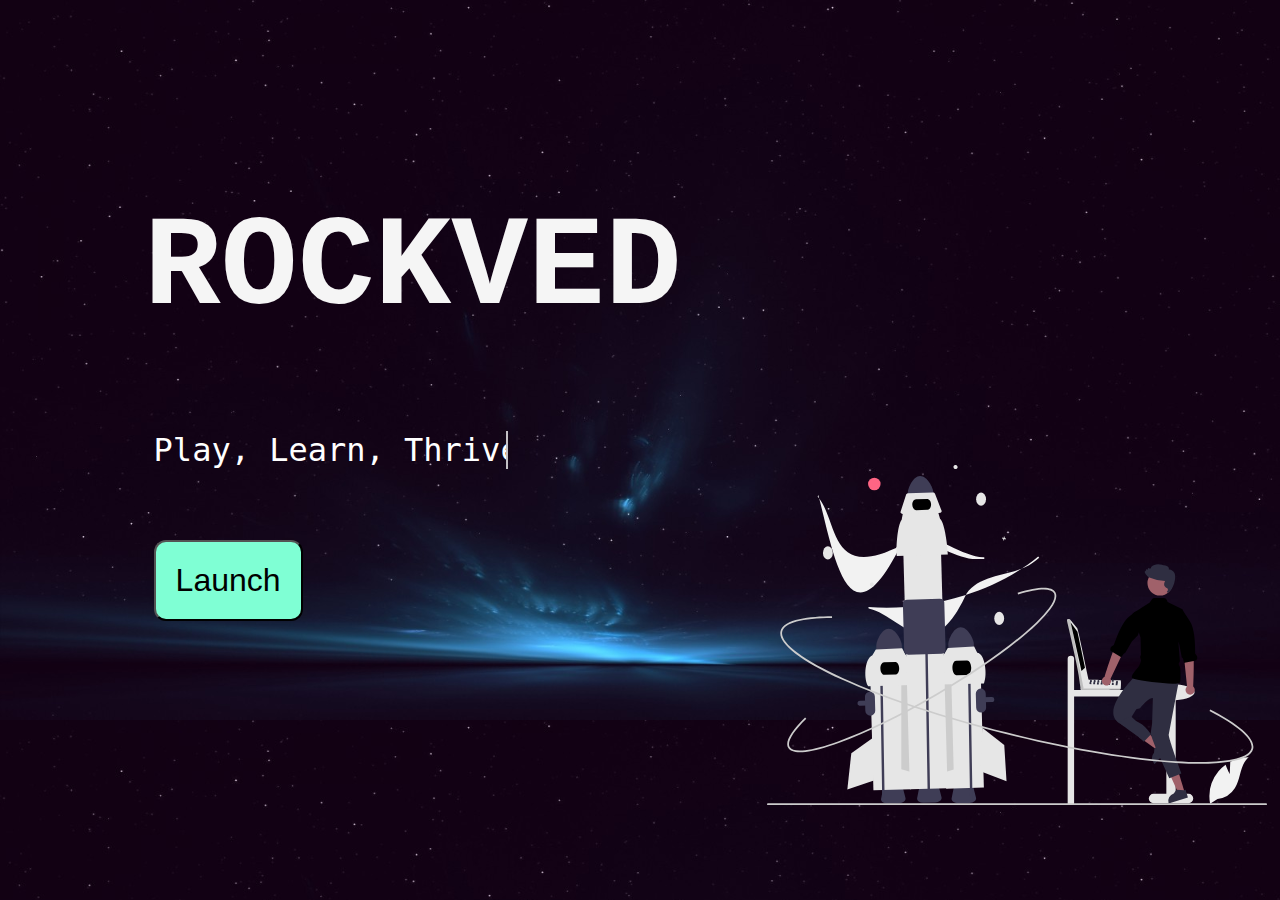
<file: index.html>
<!DOCTYPE html>
<html lang="en">
<head>
    <meta charset="UTF-8">
    <meta name="viewport" content="width=device-width, initial-scale=1.0">
    <title>Rockved</title>
    <link rel="stylesheet" href="css/index.css">
</head>
<body>
    <div class="container">
        <h1 class="rockved">ROCKVED</h1>
        <p class="line-1 anim-typewriter">Play, Learn, Thrive</p>
        <button id="launch" class="launch">Launch</button>
        <img src="./assets/landing/1.svg" class="img1" alt="Rocket1">
    </div>
    <script type="module" src="./js/index.js"></script>
</body>
</html>
</file>
<file: css/index.css>
* {
    margin: 0;
    padding: 0;
    user-select: none;
    -webkit-user-select: none;
}

body {
    background-image: url('../assets/landing/7.jpg');
    background-size: cover;
}

.rockved {
    font-family: 'Courier New', Courier, monospace;
    color: whitesmoke;
    font-size: 8rem;
    position: absolute;
    top: 20vh;
    left: 10vw;
    /* transform: translate(-50%); */
    padding: 1rem;
}

.line-1{
    position: absolute;
    font-family: monospace;
    top: 50vh;
    left: 12vw;  
    width: 11em;
    margin: 0 auto;
    border-right: 2px solid rgba(255,255,255,.75);
    color: white;
    font-size: 2rem;
    /* text-align: center; */
    white-space: nowrap;
    overflow: hidden;
    transform: translateY(-50%);    
  }
  
  /* Animation */
  .anim-typewriter{
    animation: typewriter 4s steps(44) 1s 1 normal both,
               blinkTextCursor 500ms steps(44) infinite normal;
  }
  @keyframes typewriter{
    from{width: 0;}
    to{width: 10.5em;}
  }
  @keyframes blinkTextCursor{
    from{border-right-color: rgba(255,255,255,.75);}
    to{border-right-color: transparent;}
  }

.launch {
    cursor: pointer;
    position: absolute;
    top: 60vh;
    left: 12vw;
    padding: 20px;
    font-size: 2rem;
    border-radius: 12px;
    background-color: aquamarine;
}

.img1 {
    position: absolute;
    right: 1%;
    bottom: 10%;
}
</file>
